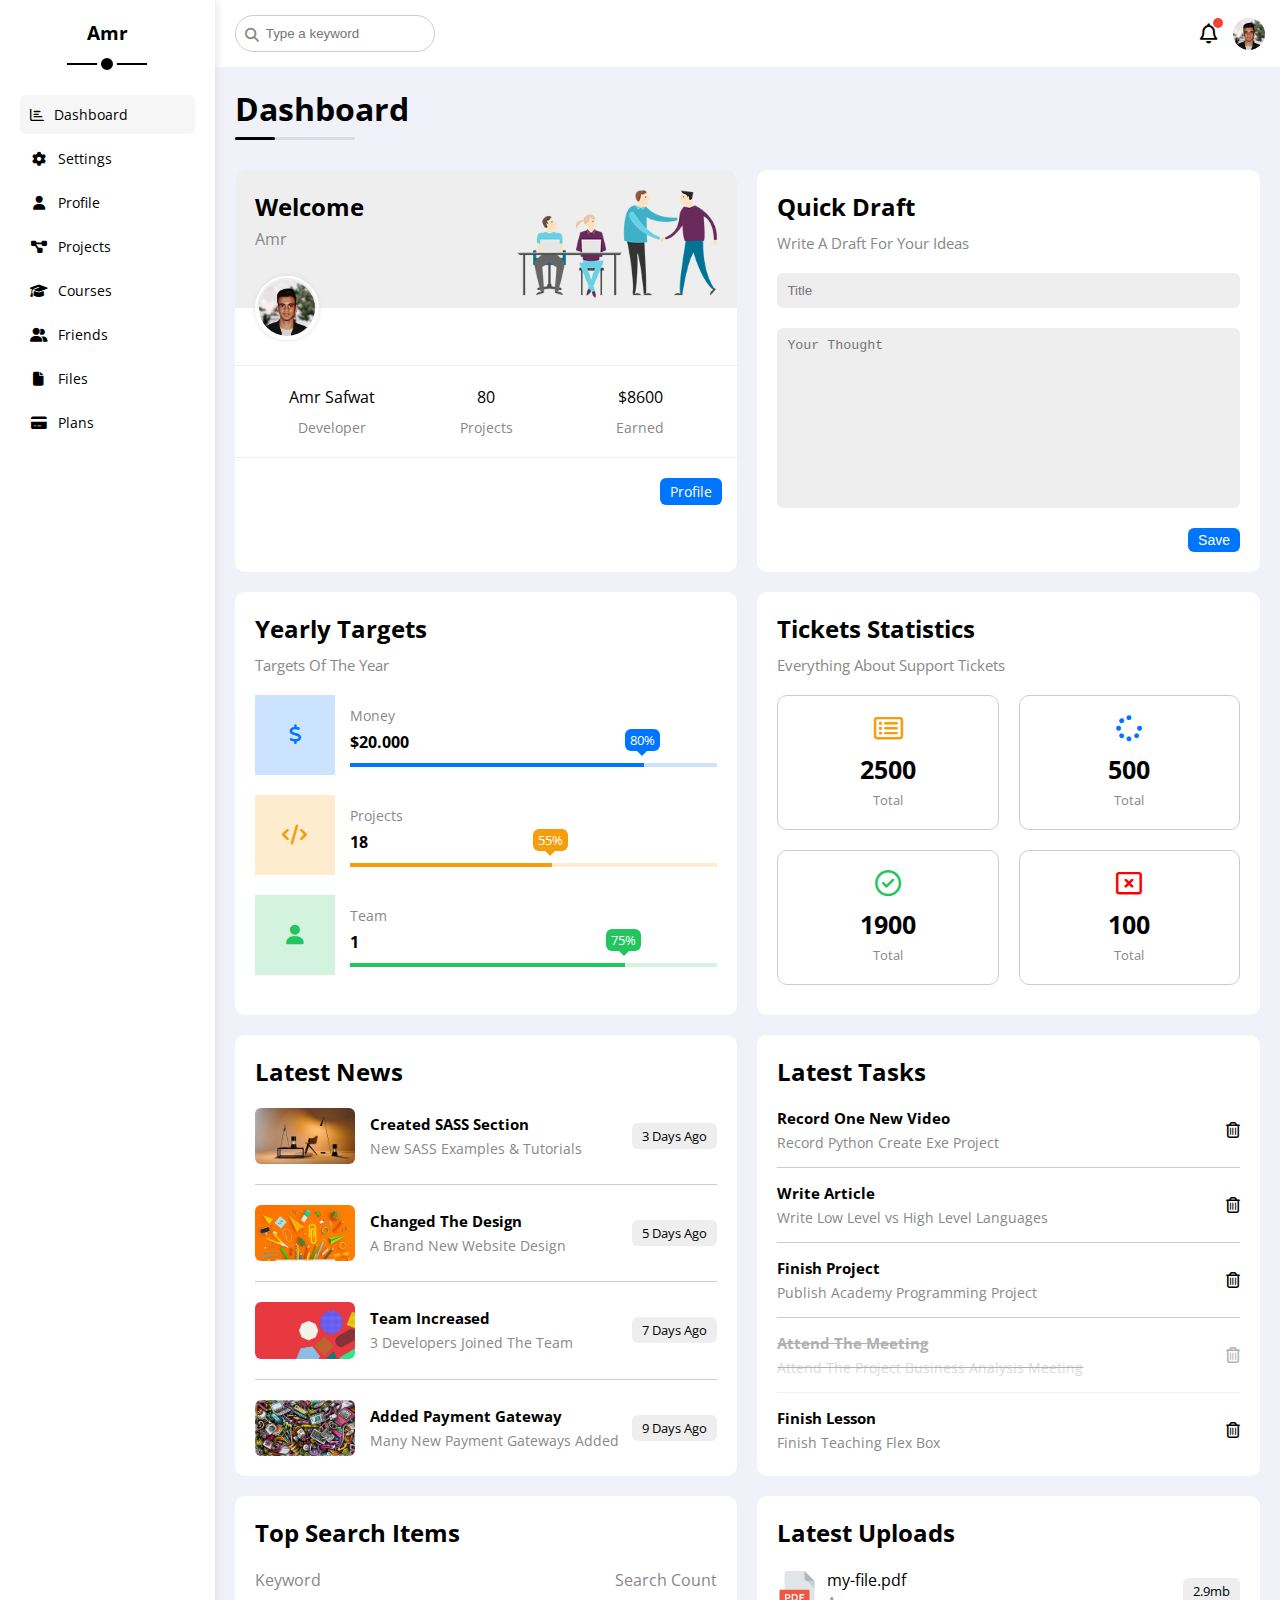
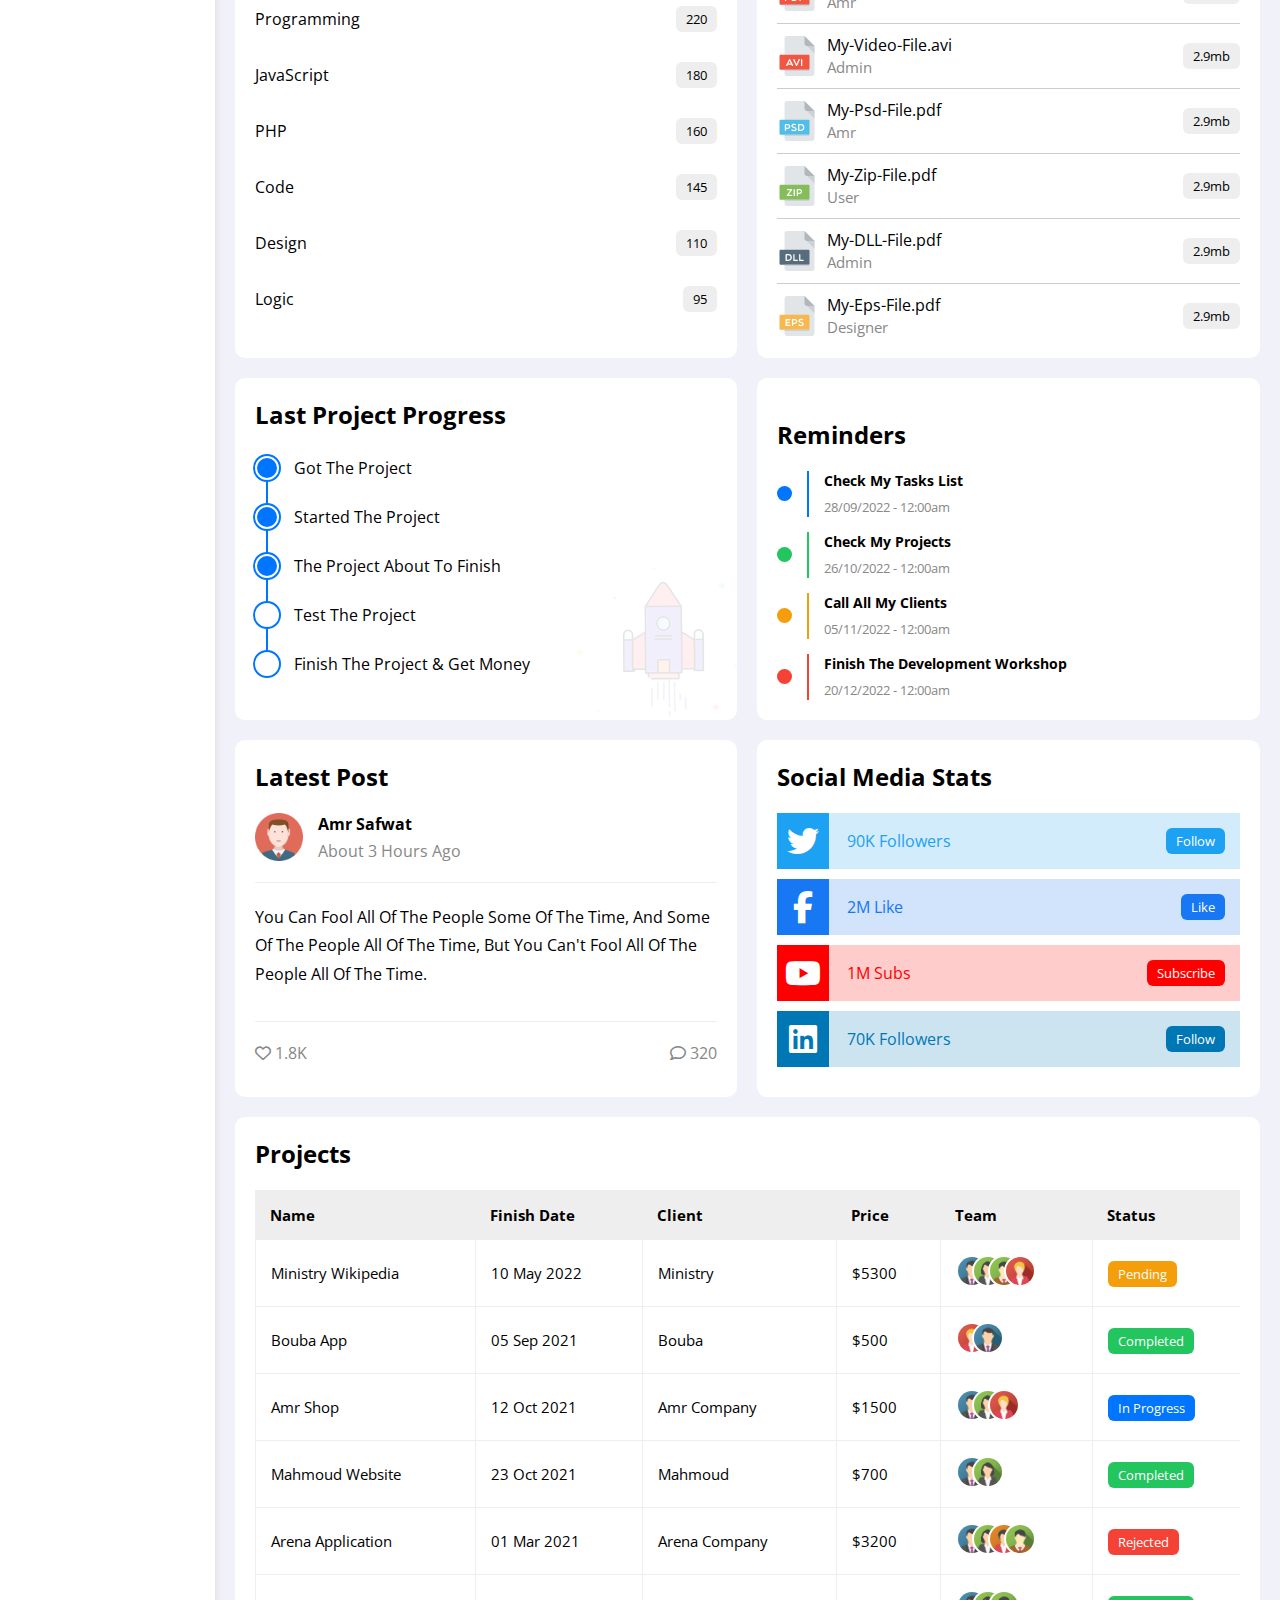
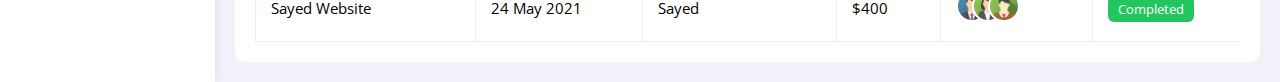
<file: index.html>
<!DOCTYPE html>
<html>
	<head>
		<meta charset="UTF-8" />
		<meta name="viewport" content="width=device-width, initial-scale=1.0" />
		<title>Dashboard</title>
		<link rel="stylesheet" href="https://cdnjs.cloudflare.com/ajax/libs/font-awesome/6.1.1/css/all.min.css">
		<link rel="stylesheet" href="css/framework.css" />
		<link rel="stylesheet" href="css/master.css" />
    <link rel="preconnect" href="https://fonts.googleapis.com">
    <link rel="preconnect" href="https://fonts.gstatic.com" crossorigin>
    <link href="https://fonts.googleapis.com/css2?family=Open+Sans:wght@300;500&display=swap" rel="stylesheet">
	</head>
	<body>
		<div class="page d-flex">
			<div class="sidebar p-relative bg-white p-20">
				<h3 class="txt-c p-relative mt-0">Amr</h3>
				<ul>
					<li>
						<a class="active d-flex align-center fs-14 c-black bg-white p-10 rad-6 p-relative" href="index.html">
							<i class="fa-regular fa-chart-bar"></i>
							<span>Dashboard</span>
						</a>
						<a class="d-flex align-center fs-14 c-black bg-white p-10 rad-6 p-relative" href="settings.html">
							<i class="fa-solid fa-gear fa-fw"></i>
							<span>Settings</span>
						</a>
						<a class="d-flex align-center fs-14 c-black bg-white p-10 rad-6 p-relative" href="index.html">
							<i class="fa-solid fa-user fa-fw"></i>
							<span>Profile</span>
						</a>
						<a class="d-flex align-center fs-14 c-black bg-white p-10 rad-6 p-relative" href="index.html">
							<i class="fa-solid fa-diagram-project fa-fw"></i>
							<span>Projects</span>
						</a>
						<a class="d-flex align-center fs-14 c-black bg-white p-10 rad-6 p-relative" href="index.html">
							<i class="fa-solid fa-graduation-cap fa-fw"></i>
							<span>Courses</span>
						</a>
						<a class="d-flex align-center fs-14 c-black bg-white p-10 rad-6 p-relative" href="index.html">
							<i class="fa-solid fa-user-group fa-fw"></i>
							<span>Friends</span>
						</a>
						<a class="d-flex align-center fs-14 c-black bg-white p-10 rad-6 p-relative" href="index.html">
							<i class="fa-solid fa-file fa-fw"></i>
							<span>Files</span>
						</a>
						<a class="d-flex align-center fs-14 c-black bg-white p-10 rad-6 p-relative" href="index.html">
							<i class="fa-solid fa-credit-card fa-fw"></i>
							<span>Plans</span>
						</a>
					</li>
				</ul>
			</div>
			<div class="content w-full">
				<!-- head -->
				<div class="head bg-white p-15 between-flex">
					<div class="search p-relative">
						<input class="p-10 rad-6" type="search" placeholder="Type a keyword">
					</div>
					<div class="icons d-flex align-center">
						<span class="not p-relative">
							<i class="fa-regular fa-bell fa-lg"></i>
						</span>
						<img src="imgs/Amr.png" alt="">
					</div>
				</div>
				<!-- /head -->
				<h1 class="p-relative">Dashboard</h1>
				<div class="wrapper d-grid gap-20">
					<!-- Welcome -->
					<div class="welcome bg-white rad-10 txt-c-mobile block-mobile">
						<div class="intro d-flex p-20 space-between bg-eee">
							<div>
								<h2 class="m-0">Welcome</h2>
								<p class="c-grey mt-5">Amr</p>
							</div>
							<img class="hide-mobile" src="imgs/welcome.png" alt="">
						</div>
						<img src="imgs/Amr.png" alt="" class="avatar">
						<div class="body txt-c d-flex p-20 mt-20 mb-20 block-mobile">
							<div>Amr Safwat <span class="d-block c-grey fs-14 mt-10">Developer</span></div>
							<div>80<span class="d-block c-grey fs-14 mt-10">Projects</span></div>
							<div>$8600<span class="d-block c-grey fs-14 mt-10">Earned</span></div>
						</div>
						<a href="profile.html" class="visit d-block fs-14 bg-blue c-white w-fit btn-shape">Profile</a>
					</div>
					<!-- /Welcome -->
					<!-- /Quick Draft -->
					<div class="quick-draft p-20 bg-white rad-10">
						<h2 class="m-0 mb-10">Quick Draft</h2>
						<p class="m-0 mb-20 c-grey fs-15">Write A Draft For Your Ideas</p>
						<form action="">
							<input class="d-block mb-20 w-full p-10 b-none bg-eee rad-6" type="text" placeholder="Title">
							<textarea class="d-block mb-20 w-full p-10 b-none bg-eee rad-6" placeholder="Your Thought"></textarea>
							<input class="save d-block w-fit fs-14 bg-blue c-white b-none btn-shape" type="submit" value="Save">
						</form>
					</div>
					<!-- Quick Draft -->
					<!-- /Yearly Targets -->
					<div class="targets bg-white rad-10 p-20">
						<h2 class="m-0 mb-10">Yearly Targets</h2>
						<p class="m-0 mb-20 c-grey fs-15">Targets Of The Year</p>
						<div class="target mb-20 blue center-flex blue ">
							<div class="icon center-flex">
								<i class="fa-solid fa-dollar-sign c-blue"></i>
							</div>
							<div class="details">
								<span class="fs-14 c-grey">Money</span>
								<span class="d-block mt-5 mb-10 fw-bold">$20.000</span>
								<div class="prog p-relative">
									<span class="bg-blue blue" style="width: 80%;">
									<span class="bg-blue">80%</span>
									</span>
								</div>
							</div>
						</div>
						<div class="target mb-20 orange center-flex blue ">
							<div class="icon center-flex">
								<i class="fa-solid fa-code c-orange"></i>
							</div>
							<div class="details">
								<span class="fs-14 c-grey">Projects</span>
								<span class="d-block mt-5 mb-10 fw-bold">18</span>
								<div class="prog p-relative">
									<span class="bg-orange orange" style="width: 55%;">
									<span class="bg-orange">55%</span>
									</span>
								</div>
							</div>
						</div>
						<div class="target mb-20 green center-flex blue ">
							<div class="icon center-flex">
								<i class="fa-solid fa-user c-green"></i>
							</div>
							<div class="details">
								<span class="fs-14 c-grey">Team</span>
								<span class="d-block mt-5 mb-10 fw-bold">1</span>
								<div class="prog p-relative">
									<span class="bg-green green" style="width: 75%;">
									<span class="bg-green">75%</span>
									</span>
								</div>
							</div>
						</div>
					</div>
					<!-- Yearly Targets -->
					<!-- Tickets -->
					<div class="tickets bg-white rad-10 p-20">
						<h2 class="mt-0 mb-10">Tickets Statistics</h2>
						<p class="mt-0 mb-20 c-grey fs-15">Everything About Support Tickets</p>
						<div class="d-flex gap-20 f-wrap">
							<div class="box txt-c rad-10 p-20 fs-13 c-grey">
								<i class="fa-regular fa-rectangle-list fa-2x mb-10 c-orange"></i>
								<span class="d-block c-black fw-bold fs-25 mb-5">2500</span>
								Total
							</div>
							<div class="box txt-c rad-10 p-20 fs-13 c-grey">
								<i class="fa-solid fa-spinner fa-2x mb-10 c-blue"></i>
								<span class="d-block c-black fw-bold fs-25 mb-5">500</span>
								Total
							</div>
							<div class="box txt-c rad-10 p-20 fs-13 c-grey">
								<i class="fa-regular fa-circle-check fa-2x mb-10 c-green"></i>
								<span class="d-block c-black fw-bold fs-25 mb-5">1900</span>
								Total
							</div>
							<div class="box txt-c rad-10 p-20 fs-13 c-grey">
								<i class="fa-regular fa-rectangle-xmark fa-2x mb-10 c-red"></i>
								<span class="d-block c-black fw-bold fs-25 mb-5">100</span>
								Total
							</div>
						</div>
					</div>
					<!-- /Tickets -->
					<!-- News -->
					<div class="news bg-white rad-10 p-20 txt-c-mobile">
						<h2 class="mt-0 mb-20">Latest News</h2>
							<div class="news-row d-flex align-center">
								<img class="rad-6" src="imgs/news-01.png" alt="">
								<div class="info">
									<h3 class="m-0 mb-5 fs-15">Created SASS Section</h3>
									<p class="c-grey fs-14 m-0">New SASS Examples & Tutorials</p>
								</div>
								<span class="btn-shape bg-eee fs-13 label">3 Days Ago</span>
							</div>
							<div class="news-row d-flex align-center">
								<img class="rad-6" src="imgs/news-02.png" alt="">
								<div class="info">
									<h3 class="m-0 mb-5 fs-15">Changed The Design</h3>
									<p class="c-grey fs-14 m-0">A Brand New Website Design</p>
								</div>
								<span class="btn-shape bg-eee fs-13 label">5 Days Ago</span>
							</div>
							<div class="news-row d-flex align-center">
								<img class="rad-6" src="imgs/news-03.png" alt="">
								<div class="info">
									<h3 class="m-0 mb-5 fs-15">Team Increased</h3>
									<p class="c-grey fs-14 m-0">3 Developers Joined The Team</p>
								</div>
								<span class="btn-shape bg-eee fs-13 label">7 Days Ago</span>
							</div>
							<div class="news-row d-flex align-center">
								<img class="rad-6" src="imgs/news-04.png" alt="">
								<div class="info">
									<h3 class="m-0 mb-5 fs-15">Added Payment Gateway</h3>
									<p class="c-grey fs-14 m-0">Many New Payment Gateways Added</p>
								</div>
								<span class="btn-shape bg-eee fs-13 label">9 Days Ago</span>
							</div>
					</div>
					<!-- /News -->
					<!-- Latest Tasks -->
					<div class="latest-tasks bg-white rad-10 p-20">
						<h2 class="m-0 mb-20">Latest Tasks</h2>
						<div class="task-row between-flex">
							<div class="info">
								<h3 class="m-0 mb-5 fs-15">Record One New Video</h3>
								<p class="m-0 mt-5 fs-14 c-grey ">Record Python Create Exe Project</p>
							</div>
							<i class="fa-regular fa-trash-can"></i>
						</div>

						<div class="task-row between-flex">
							<div class="info">
								<h3 class="m-0 fs-15">Write Article</h3>
								<p class="m-0 mt-5 fs-14 c-grey ">Write Low Level vs High Level Languages</p>
							</div>
							<i class="fa-regular fa-trash-can"></i>
						</div>

						<div class="task-row between-flex">
							<div class="info">
								<h3 class="m-0 fs-15">Finish Project</h3>
								<p class="m-0 mt-5 fs-14 c-grey ">Publish Academy Programming Project

								</p>
							</div>
							<i class="fa-regular fa-trash-can"></i>
						</div>

						<div class="task-row between-flex done">
							<div class="info">
								<h3 class="m-0 fs-15">Attend The Meeting</h3>
								<p class="m-0 mt-5 fs-14 c-grey ">Attend The Project Business Analysis Meeting</p>
							</div>
							<i class="fa-regular fa-trash-can"></i>
						</div>

						<div class="task-row between-flex">
							<div class="info">
								<h3 class="m-0 fs-15">Finish Lesson
								</h3>
								<p class="m-0 mt-5 fs-14 c-grey ">Finish Teaching Flex Box
								</p>
							</div>
							<i class="fa-regular fa-trash-can"></i>
						</div>
					</div>
					<!-- /Latest Tasks -->
					<!-- Search Items -->
					<div class="search-items bg-white rad-10 p-20">
						<h2 class="m-0 mb-20">Top Search Items</h2>
						<div class="info between-flex c-grey">
							<div>Keyword</div>
							<div>Search Count</div>
						</div>
							<div class="items-row between-flex pt-15 pb-15">
								<span>Programming</span>
								<span class="btn-shape bg-eee fs-13">220</span>
						</div>
							<div class="items-row between-flex pt-15 pb-15">
								<span>JavaScript</span>
								<span class="btn-shape bg-eee fs-13">180</span>
						</div>
							<div class="items-row between-flex pt-15 pb-15">
								<span>PHP</span>
								<span class="btn-shape bg-eee fs-13">160</span>
						</div>
							<div class="items-row between-flex pt-15 pb-15">
								<span>Code</span>
								<span class="btn-shape bg-eee fs-13">145</span>
						</div>
							<div class="items-row between-flex pt-15 pb-15">
								<span>Design</span>
								<span class="btn-shape bg-eee fs-13">110</span>
						</div>
							<div class="items-row between-flex pt-15 pb-15">
								<span>Logic</span>
								<span class="btn-shape bg-eee fs-13">95</span>
						</div>
					</div>
					<!-- /Search Items -->
					<!-- Latest Uploads -->
					<div class="uploads bg-white rad-10 p-20">
						<h2 class="m-0 mb-20">Latest Uploads</h2>
						<ul class="m-0">
							<li class="between-flex pb-10 mb-10">
								<div class="d-flex align-center">
									<img class="mr-10" src="imgs/pdf.svg" alt="">
									<div>
										<span class="d-block">my-file.pdf</span>
										<span class="fs-15 c-grey">Amr</span>
									</div>
								</div>
								<div class="btn-shape bg-eee fs-13">2.9mb</div>
							</li>
							<li class="between-flex pb-10 mb-10">
								<div class="d-flex align-center">
									<img class="mr-10" src="imgs/avi.svg" alt="">
									<div>
										<span class="d-block">My-Video-File.avi</span>
										<span class="fs-15 c-grey">Admin</span>
									</div>
								</div>
								<div class="btn-shape bg-eee fs-13">2.9mb</div>
							</li>
							<li class="between-flex pb-10 mb-10">
								<div class="d-flex align-center">
									<img class="mr-10" src="imgs/psd.svg" alt="">
									<div>
										<span class="d-block">My-Psd-File.pdf</span>
										<span class="fs-15 c-grey">Amr</span>
									</div>
								</div>
								<div class="btn-shape bg-eee fs-13">2.9mb</div>
							</li>
							<li class="between-flex pb-10 mb-10">
								<div class="d-flex align-center">
									<img class="mr-10" src="imgs/zip.svg" alt="">
									<div>
										<span class="d-block">My-Zip-File.pdf</span>
										<span class="fs-15 c-grey">User</span>
									</div>
								</div>
								<div class="btn-shape bg-eee fs-13">2.9mb</div>
							</li>
							<li class="between-flex pb-10 mb-10">
								<div class="d-flex align-center">
									<img class="mr-10" src="imgs/dll.svg" alt="">
									<div>
										<span class="d-block">My-DLL-File.pdf</span>
										<span class="fs-15 c-grey">Admin</span>
									</div>
								</div>
								<div class="btn-shape bg-eee fs-13">2.9mb</div>
							</li>
							<li class="between-flex">
								<div class="d-flex align-center">
									<img class="mr-10" src="imgs/eps.svg" alt="">
									<div>
										<span class="d-block">My-Eps-File.pdf</span>
										<span class="fs-15 c-grey">Designer</span>
									</div>
								</div>
								<div class="btn-shape bg-eee fs-13">2.9mb</div>
							</li>
						</ul>
					</div>
					<!-- /Latest Uploads -->
					<!-- Last Project -->
					<div class="last-project bg-white rad-10 p-20 p-relative">
						<h2 class="mt-0 mb-20">Last Project Progress</h2>
						<ul class="m-0 p-relative">
							<li class="mt-25 d-flex align-center done">Got The Project</li>
							<li class="mt-25 d-flex align-center done">Started The Project</li>
							<li class="mt-25 d-flex align-center done">The Project About To Finish</li>
							<li class="mt-25 d-flex align-center current">Test The Project</li>
							<li class="mt-25 d-flex align-center">Finish The Project & Get Money</li>
						</ul>
						<img class="launch-icon hide-mobile" src="imgs/project.png" alt="">
					</div>
					<!-- /Last Project -->
					<!-- Reminders -->
					<div class="reminders bg-white rad-10 p-20 p-relative">
						<h2>Reminders</h2>
						<ul class="m-0">
							<li class="d-flex align-center mt-15">
								<span class="key mr-15 bg-blue rad-half d-block"></span>
								<div class="pl-15 blue">
									<p class="fs-14 fw-bold mt-0 mb-5">Check My Tasks List</p>
									<span class="fs-13 c-grey">28/09/2022 - 12:00am</span>
								</div>
							</li>
							<li class="d-flex align-center mt-15">
								<span class="key mr-15 bg-green rad-half d-block"></span>
								<div class="pl-15 green">
									<p class="fs-14 fw-bold mt-0 mb-5">Check My Projects</p>
									<span class="fs-13 c-grey">26/10/2022 - 12:00am</span>
								</div>
							</li>
							<li class="d-flex align-center mt-15">
								<span class="key mr-15 bg-orange rad-half d-block"></span>
								<div class="pl-15 orange">
									<p class="fs-14 fw-bold mt-0 mb-5">Call All My Clients</p>
									<span class="fs-13 c-grey">05/11/2022 - 12:00am</span>
								</div>
							</li>
							<li class="d-flex align-center mt-15">
								<span class="key mr-15 bg-red rad-half d-block"></span>
								<div class="pl-15 red">
									<p class="fs-14 fw-bold mt-0 mb-5">Finish The Development Workshop</p>
									<span class="fs-13 c-grey">20/12/2022 - 12:00am</span>
								</div>
							</li>
						</ul>
					</div>
					<!-- /Reminders -->
					<!-- Latest Post -->
					<div class="latest-post bg-white rad-10 p-20 p-relative">
						<h2 class="m-0 mb-20">Latest Post</h2>
						<div class="top d-flex align-center">
							<img class="avatar mr-15" src="imgs/avatar.png" alt="">
							<div class="info">
								<span class="d-block fw-bold mb-5 ">Amr Safwat</span>
								<span class="c-grey">About 3 Hours Ago</span>
							</div>
						</div>
						<div class="post-content txt-c-mobile mt-20 mb-20 pt-20 pb-20px">
							You Can Fool All Of The People Some Of The Time, And Some Of The People All Of The Time, But You Can't Fool All Of The People All Of The Time.
						</div>
						<div class="post-stats between-flex c-grey">
							<div>
								<i class="fa-regular fa-heart"></i>
								<span>1.8K</span>
							</div>
							<div>
								<i class="fa-regular fa-comment"></i>
								<span>320</span>
							</div>
						</div>
					</div>
					<!-- /Latest Post -->
					<!-- Media Stats -->
					<div class="media bg-white rad-10 p-20 p-relative">
						<h2 class="m-0 mb-20">Social Media Stats</h2>
						<div class="box twitter p-15 p-relative between-flex mb-10">
							<i class="fa-brands fa-twitter fa-2x c-white h-full center-flex"></i>
							<span>90K Followers</span>
							<a class="fs-13 c-white
							 btn-shape" href="#">Follow</a>
						</div>
						<div class="box facebook p-15 p-relative between-flex mb-10">
							<i class="fa-brands fa-facebook-f fa-2x c-white h-full center-flex"></i>
							<span>2M Like</span>
							<a class="fs-13 c-white
							 btn-shape" href="#">Like</a>
						</div>
						<div class="box youtube p-15 p-relative between-flex mb-10">
							<i class="fa-brands fa-youtube fa-2x c-white h-full center-flex"></i>
							<span>1M Subs</span>
							<a class="fs-13 c-white
							 btn-shape" href="#">Subscribe</a>
						</div>
						<div class="box linkedin p-15 p-relative between-flex mb-10">
							<i class="fa-brands fa-linkedin fa-2x c-white h-full center-flex"></i>
							<span>70K Followers</span>
							<a class="fs-13 c-white
							 btn-shape" href="#">Follow</a>
						</div>
					</div>
					<!-- Media Stats -->
				</div>
									<!-- Projects -->
					<div class="projects bg-white rad-10 p-20 m-20">
						<h2 class="mt-0 mb-20">Projects</h2>
						<div class="responsive-table">
							<table class="fs-15 w-full">
								<thead>
									<tr>
										<td>Name</td>
										<td>Finish Date</td>
										<td>Client</td>
										<td>Price</td>
										<td>Team</td>
										<td>Status</td>
									</tr>
								</thead>
								<tbody>
									<tr>
										<td>Ministry Wikipedia</td>
										<td>10 May 2022</td>
										<td>Ministry</td>
										<td>$5300</td>
										<td>
											<img src="imgs/team-01.png" alt="">
											<img src="imgs/team-02.png" alt="">
											<img src="imgs/team-03.png" alt="">
											<img src="imgs/team-05.png" alt="">
										</td>
										<td>
											<span class="label bg-orange c-white btn-shape">Pending</span>
										</td>
									</tr>
									<tr>
										<td>Bouba App</td>
										<td>05 Sep 2021</td>
										<td>Bouba</td>
										<td>$500</td>
										<td>
											<img src="imgs/team-05.png" alt="">
											<img src="imgs/team-01.png" alt="">
										</td>
										<td>
											<span class="label bg-green c-white btn-shape">Completed</span>
										</td>
									</tr>
									<tr>
										<td>Amr Shop</td>
										<td>12 Oct 2021</td>
										<td>Amr Company</td>
										<td>$1500</td>
										<td>
											<img src="imgs/team-01.png" alt="">
											<img src="imgs/team-02.png" alt="">
											<img src="imgs/team-05.png" alt="">
										</td>
										<td>
											<span class="label bg-blue c-white btn-shape">In Progress</span>
										</td>
									</tr>
									<tr>
										<td>Mahmoud Website</td>
										<td>23 Oct 2021</td>
										<td>Mahmoud</td>
										<td>$700</td>
										<td>
											<img src="imgs/team-01.png" alt="">
											<img src="imgs/team-02.png" alt="">
										</td>
										<td>
											<span class="label bg-green c-white btn-shape">Completed</span>
										</td>
									</tr>
									<tr>
										<td>Arena Application</td>
										<td>01 Mar 2021</td>
										<td>Arena Company</td>
										<td>$3200</td>
										<td>
											<img src="imgs/team-01.png" alt="">
											<img src="imgs/team-02.png" alt="">
											<img src="imgs/team-04.png" alt="">
											<img src="imgs/team-03.png" alt="">
										</td>
										<td>
											<span class="label bg-red c-white btn-shape">Rejected</span>
										</td>
									</tr>
									<tr>
										<td>Sayed Website</td>
										<td>24 May 2021</td>
										<td>Sayed</td>
										<td>$400</td>
										<td>
											<img src="imgs/team-01.png" alt="">
											<img src="imgs/team-02.png" alt="">
											<img src="imgs/team-03.png" alt="">
										</td>
										<td>
											<span class="label bg-green c-white btn-shape">Completed</span>
										</td>
									</tr>
								</tbody>
							</table>
						</div>
					</div>
					<!-- Projects -->
			</div>
		</div>
	</body>
</html>
</file>
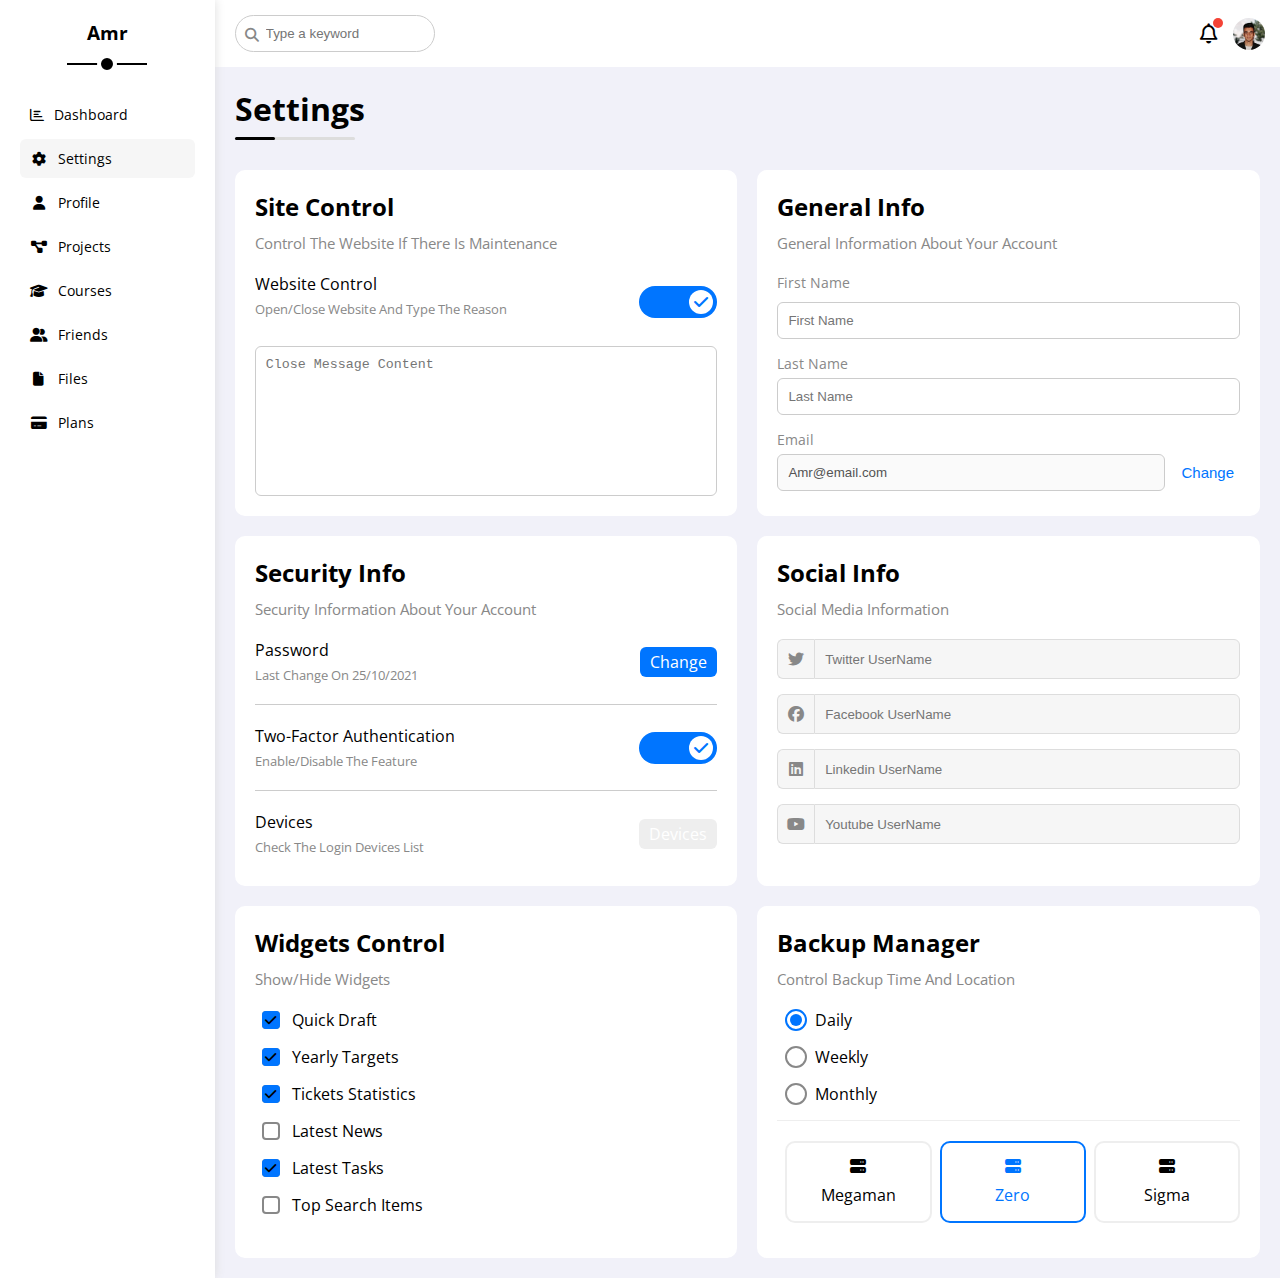
<file: settings.html>
<!DOCTYPE html>
<html>
	<head>
		<meta charset="UTF-8" />
		<meta name="viewport" content="width=device-width, initial-scale=1.0" />
		<title>Settings</title>
		<link
			rel="stylesheet"
			href="https://cdnjs.cloudflare.com/ajax/libs/font-awesome/6.1.1/css/all.min.css"
		/>
		<link rel="stylesheet" href="css/framework.css" />
		<link rel="stylesheet" href="css/master.css" />
		<link rel="preconnect" href="https://fonts.googleapis.com" />
		<link rel="preconnect" href="https://fonts.gstatic.com" crossorigin />
		<link
			href="https://fonts.googleapis.com/css2?family=Open+Sans:wght@300;500&display=swap"
			rel="stylesheet"
		/>
	</head>
	<body>
		<div class="page d-flex">
			<div class="sidebar p-relative bg-white p-20">
				<h3 class="txt-c p-relative mt-0">Amr</h3>
				<ul>
					<li>
						<a
							class="d-flex align-center fs-14 c-black bg-white p-10 rad-6 p-relative"
							href="index.html"
						>
							<i class="fa-regular fa-chart-bar"></i>
							<span>Dashboard</span>
						</a>
						<a
							class="active d-flex align-center fs-14 c-black bg-white p-10 rad-6 p-relative"
							href="index.html"
						>
							<i class="fa-solid fa-gear fa-fw"></i>
							<span>Settings</span>
						</a>
						<a
							class="d-flex align-center fs-14 c-black bg-white p-10 rad-6 p-relative"
							href="index.html"
						>
							<i class="fa-solid fa-user fa-fw"></i>
							<span>Profile</span>
						</a>
						<a
							class="d-flex align-center fs-14 c-black bg-white p-10 rad-6 p-relative"
							href="index.html"
						>
							<i class="fa-solid fa-diagram-project fa-fw"></i>
							<span>Projects</span>
						</a>
						<a
							class="d-flex align-center fs-14 c-black bg-white p-10 rad-6 p-relative"
							href="index.html"
						>
							<i class="fa-solid fa-graduation-cap fa-fw"></i>
							<span>Courses</span>
						</a>
						<a
							class="d-flex align-center fs-14 c-black bg-white p-10 rad-6 p-relative"
							href="index.html"
						>
							<i class="fa-solid fa-user-group fa-fw"></i>
							<span>Friends</span>
						</a>
						<a
							class="d-flex align-center fs-14 c-black bg-white p-10 rad-6 p-relative"
							href="index.html"
						>
							<i class="fa-solid fa-file fa-fw"></i>
							<span>Files</span>
						</a>
						<a
							class="d-flex align-center fs-14 c-black bg-white p-10 rad-6 p-relative"
							href="index.html"
						>
							<i class="fa-solid fa-credit-card fa-fw"></i>
							<span>Plans</span>
						</a>
					</li>
				</ul>
			</div>
			<div class="content w-full">
				<!-- head -->
				<div class="head bg-white p-15 between-flex">
					<div class="search p-relative">
						<input
							class="p-10 rad-6"
							type="search"
							placeholder="Type a keyword"
						/>
					</div>
					<div class="icons d-flex align-center">
						<span class="not p-relative">
							<i class="fa-regular fa-bell fa-lg"></i>
						</span>
						<img src="imgs/Amr.png" alt="" />
					</div>
				</div>
				<!-- /head -->
				<h1 class="p-relative">Settings</h1>
				<div class="settings-page d-grid gap-20 m-20">
					<div class="control p-20 bg-white rad-10">
						<h2 class="mt-0 mb-10">Site Control</h2>
						<p class="fs-15 c-grey mt-0 mb-20">
							Control The Website If There Is Maintenance
						</p>
						<div class="info mb-15 between-flex">
							<div>
								<span>Website Control</span>
								<p class="fs-13 c-grey mt-5">
									Open/Close Website And Type The Reason
								</p>
							</div>
							<div>
								<label>
									<input class="toggle-checkbox" type="checkbox" checked />
									<div class="toggle-switch"></div>
								</label>
							</div>
						</div>
						<textarea
							class="close-message p-10 rad-6 b-none d-block w-full"
							placeholder="Close Message Content"
						></textarea>
					</div>
					<!-- General Info -->
					<div class="info p-20 bg-white rad-10">
						<h2 class="mt-0 mb-10">General Info</h2>
						<p class="fs-15 c-grey mt-0 mb-20">
							General Information About Your Account
						</p>

						<label class="c-grey fs-14 mb-10 d-block" for="fname"
							>First Name</label
						>
						<input
							class="d-block w-full p-10 rad-6 b-none mb-15"
							type="text"
							name=""
							id="fname"
							placeholder="First Name"
						/>

						<label class="c-grey fs-14 mb-5 d-block" for="lname"
							>Last Name</label
						>
						<input
							class="d-block w-full p-10 rad-6 b-none mb-15"
							type="text"
							name=""
							id="lname"
							placeholder="Last Name"
						/>

						<label class="c-grey fs-14 mb-5 d-block" for="email">Email</label>
						<div class="d-flex align-center">
							<input
								class="d-block w-full p-10 rad-6 b-none mr-10"
								type="text"
								name=""
								id="email"
								value="Amr@email.com"
								disabled
							/>
							<button class="c-blue bg-white b-none fs-15">Change</button>
						</div>
					</div>
					<!-- General Info -->
					<!-- security Info -->
					<div class="security p-20 bg-white rad-10">
						<h2 class="mt-0 mb-10">Security Info</h2>
						<p class="fs-15 c-grey mt-0 mb-20">
							Security Information About Your Account
						</p>
						<div class="between-flex align-center mb-20 pb-20">
							<div class="info">
								<span class="mb-5 d-block">Password</span>
								<p class="fs-13 c-grey m-0">Last Change On 25/10/2021</p>
							</div>
							<a href="#" class="bg-blue btn-shape c-white">Change</a>
						</div>
						<div class="between-flex align-center mb-20 pb-20">
							<div class="info">
								<span class="mb-5 d-block">Two-Factor Authentication</span>
								<p class="fs-13 c-grey m-0">Enable/Disable The Feature</p>
							</div>
							<div>
								<label>
									<input class="toggle-checkbox" type="checkbox" checked>
									<div class="toggle-switch"></div>
								</label>
							</div>
						</div>
						<div class="between-flex align-center mb-10">
							<div class="info">
								<span class="mb-5 d-block">Devices</span>
								<p class="fs-13 c-grey m-0">Check The Login Devices List</p>
							</div>
							<a href="#" class="bg-eee btn-shape c-white">Devices</a>
						</div>
					</div>
					<!-- security Info -->
					<!-- Social Info -->
					<div class="social-info p-20 bg-white rad-10">
						<h2 class="mt-0 mb-10">Social Info</h2>
						<p class="fs-15 c-grey mt-0 mb-20">
							Social Media Information
						</p>
						<div class="d-flex align-center mb-15">
							<i class="fa-brands fa-twitter center-flex c-grey"></i>
							<input type="text" placeholder="Twitter UserName" class="w-full">
						</div>

						<div class="d-flex align-center mb-15">
							<i class="fa-brands fa-facebook center-flex c-grey"></i>
							<input type="text" placeholder="Facebook UserName" class="w-full">
						</div>

						<div class="d-flex align-center mb-15">
							<i class="fa-brands fa-linkedin center-flex c-grey"></i>
							<input type="text" placeholder="Linkedin UserName" class="w-full">
						</div>

						<div class="d-flex align-center mb-15">
							<i class="fa-brands fa-youtube center-flex c-grey"></i>
							<input type="text" placeholder="Youtube UserName" class="w-full">
						</div>

					</div>
					<!-- Social Info -->
					<!-- Widgets Control -->
					<div class="widgets-control p-20 bg-white rad-10">
						<h2 class="mt-0 mb-10">Widgets Control</h2>
						<p class="fs-15 c-grey mt-0 mb-20">
							Show/Hide Widgets</p>
							<div class="d-flex align-center mb-15">
								<input type="checkbox" id="quick" checked>
								<label for="quick">Quick Draft</label>
							</div>
							<div class="d-flex align-center mb-15">
								<input type="checkbox" id="yearly" checked>
								<label for="yearly">Yearly Targets</label>
							</div>
							<div class="d-flex align-center mb-15">
								<input type="checkbox" id="tickets" checked>
								<label for="tickets">Tickets Statistics</label>
							</div>
							<div class="d-flex align-center mb-15">
								<input type="checkbox" id="latest">
								<label for="latest">Latest News</label>
							</div>
							<div class="d-flex align-center mb-15">
								<input type="checkbox" id="latest2" checked>
								<label for="latest2">Latest Tasks</label>
							</div>
							<div class="d-flex align-center mb-15">
								<input type="checkbox" id="top">
								<label for="top">Top Search Items</label>
							</div>
					</div>
					<!-- Widgets Control -->
					<!-- Backup Manager -->
					<div class="backup p-20 bg-white rad-10">
						<h2 class="mt-0 mb-10">Backup Manager</h2>
						<p class="fs-15 c-grey mt-0 mb-20">
							Control Backup Time And Location</p>
							<div class="time d-flex align-center mb-15">
								<input type="radio" name="date" checked id="day">
								<label for="day">Daily</label>
							</div>
							<div class="time d-flex align-center mb-15">
								<input type="radio" name="date" id="week">
								<label for="week">Weekly</label>
							</div>
							<div class="time d-flex align-center mb-15">
								<input type="radio" name="date" id="month">
								<label for="month">Monthly</label>
							</div>

							<div class="servers d-flex txt-c align-center">
								<input type="radio" name="servers" id="server-one">
								<div class="server mb-15 w-full rad-10">
									<label class="d-block m-15" for="server-one">
										<i class="fa-solid fa-server d-block mb-10"></i>
										Megaman
								</label>
								</div>

								<input type="radio" name="servers" id="server-two" checked>
								<div class="server mb-15 w-full rad-10">
									<label class="d-block m-15" for="server-two">
										<i class="fa-solid fa-server d-block mb-10"></i>
										Zero
									</label>
								</div>

								<input type="radio" name="servers" id="server-three">
								<div class="server mb-15 w-full rad-10">
									<label class="d-block m-15" for="server-three">
										<i class="fa-solid fa-server d-block mb-10"></i>
										Sigma
									</label>
								</div>
							</div>
					</div>
					<!-- Backup Manager -->
				</div>
			</div>
		</div>
	</body>
</html>
</file>
<file: css/framework.css>
:root {
	--blue-color: #0075ff;
	--blue-alt-color: #0d69d5;
	--orange-color: #f59e0b;
	--green-color: #22c55e;
	--red-color: #f44336;
	--grey-color: #888;
}
/* start box */
.d-flex {
  display: flex;
}
.align-center {
  align-items: center;
}
.space-between {
  justify-content: space-between;
}
.f-wrap {
  flex-wrap: wrap;
}
.d-grid {
  display: grid;
}
.gap-20 {
  gap: 20px;
}
.d-block {
  display: block;
}
@media(max-width: 767px) {
  .block-mobile {
    display: block;
  }
  .hide-mobile {
    display: none;
  }
}
/* end box */
/* start padding + margin */
.p-10 {
  padding: 10px;
}
.p-15 {
  padding: 15px;
}
.p-20 {
  padding: 20px;
}
.pt-15 {
  padding-top: 15px;
}
.pt-20 {
  padding-top: 20px;
}
.pb-10 {
  padding-bottom: 10px;
}
.pb-15 {
  padding-bottom: 15px;
}
.pb-20 {
  padding-bottom: 20px;
}
.pl-15 {
  padding-left: 15px;
}
.m-0 {
  margin: 0;
}
.m-15 {
  margin: 15px;
}
.m-20 {
  margin: 20px;
}
.mt-0 {
  margin-top: 0;
}
.mt-5 {
  margin-top: 5px;
}
.mt-10 {
  margin-top: 10px;
}
.mt-15 {
  margin-top: 15px;
}
.mt-20 {
  margin-top: 20px;
}
.mt-25 {
  margin-top: 25px;
}
.mr-10 {
  margin-right: 10px;
}
.mr-15 {
  margin-right: 15px;
}
.mb-5 {
  margin-bottom: 5px;
}
.mb-10 {
  margin-bottom: 10px;
}
.mb-15 {
  margin-bottom: 15px;
}
.mb-20 {
  margin-bottom: 20px;
}
/* end padding + margin */
/* start color */
.bg-white {
  background-color: white;
}
.bg-eee {
  background-color: #eee;
}
.bg-blue {
  background-color: var(--blue-color);
}
.bg-orange {
  background-color: var(--orange-color);
}
.bg-green {
  background-color: var(--green-color);
}
.bg-red {
  background-color: var(--red-color);
}

.c-black {
  color: black;
}
.c-blue {
  color: var(--blue-color);
}
.c-red {
  color: red;
}
.c-green {
  color: var(--green-color);
}
.c-orange {
  color: var(--orange-color);
}
.c-grey {
  color: var(--grey-color);
}
.c-white {
  color: white;
}
/* end color */
/* Start position */
.p-relative {
  position: relative;
}
/* End position */
/* Fonts */
.txt-c {
  text-align: center;
}
.fs-13 {
  font-size: 13px;
}
.fs-14 {
  font-size: 14px;
}
.fs-15 {
font-size: 15px;
}
.fs-25 {
  font-size: 25px;
}
.fw-bold {
  font-weight: bold;
}
@media(max-width: 767px) {
  .txt-c-mobile {
    text-align: center;
  }
}
/* Fonts */
/* border */
.b-none {
border: none;
}
.b-ccc {
  border: 1px solid #eee;
}
.rad-6 {
  border-radius: 6px;
}
.rad-10 {
  border-radius: 10px;
}
.rad-half {
  border-radius: 50%;
}
/* border */
/* Components */
.center-flex {
  display: flex;
  align-items: center;
  justify-content: center;
}
.between-flex {
  display: flex;
  align-items: center;
  justify-content: space-between;
}
.btn-shape {
  padding: 4px 10px;
  border-radius: 6px;
}
/* Components */
/* Width + Height */
.w-full {
  width: 100%;
}
.w-fit {
  width: fit-content;
}
.h-full {
  height: 100%;
}
/* Width + Height */
</file>
<file: css/master.css>
:root {
  --blue-color: #0075ff;
  --blue-alt-color: #0d69d5;
  --orange-color: #f59e0b;
  --green-color: #22c55e;
  --red-color: #f44336;
  --grey-color: #888;
}
* {
	box-sizing: border-box;
}
body {
	font-family: 'Open Sans', sans-serif;
	margin: 0;
}
/* width */
::-webkit-scrollbar {
  width: 8px;
  height: 8px;
}

/* Track */
::-webkit-scrollbar-track {
  background: #f1f1f1;
}

/* Handle */
::-webkit-scrollbar-thumb {
  background: var(--blue-color);
  border-radius: 6px;
}

/* Handle on hover */
::-webkit-scrollbar-thumb:hover {
  background: var(--blue-alt-color);
}
*:focus {
	outline: none;
}
a {
	text-decoration: none;
}
ul {
	list-style: none;
	padding: 0;
}
.page {
	background-color: #f1f1f9;
	min-height: 100vh;
}
/* Sidebar */
.sidebar {
  width: 250px;
  box-shadow: 0 0 10px #ddd;
}
.sidebar > h3 {
  margin-bottom: 50px;
}
.sidebar > h3::before,
.sidebar > h3::after {
  content: '';
  position: absolute;
  left: 50%;
  background-color: black;
  transform: translateX(-50%);
}
.sidebar > h3::before {
  bottom: -20px;
  width: 80px;
  height: 2px;
}
.sidebar > h3::after {
  bottom: -29px;
  width: 12px;
  height: 12px;
  border: 4px solid white;
  border-radius: 50%;
}

.sidebar ul li a {
  margin-bottom: 5px;
  transition: .3s;
}
.sidebar ul li a:hover,
.sidebar ul li a.active {
  background-color: #f6f6f6;
}
.sidebar ul li a span {
  margin-left: 10px;
}
@media (max-width: 767px) {
  .sidebar {
    width: 58px;
    padding: 10px;
  }
  .sidebar > h3 {
    font-size: 13px;
    margin-bottom: 15px;
  }
  .sidebar > h3::before,
  .sidebar > h3::after {
    display: none;
  }
  .sidebar ul li a span {
    display: none;
  }
}
/* Sidebar */
/* Content */
.head .search::before {
  font-family: 'Font Awesome 6 Free';
  content: '\f002';
  font-weight: 900;
  position: absolute;
  top: 50%;
  left: 15px;
  transform: translateY(-50%);
  color: var(--grey-color);
  font-size: 14px;
}
.head .search input {
  border: 1px solid #ccc;
    border-radius: 20px;
    margin-left: 5px;
    padding-left: 30px;
    width: 200px;
    transition: .3s;
}
.head .search input:focus {
  width: 240px;
}
@media (max-width: 767px) {
  .head .search input {
    width: 190px;
  }
  .head .search input:focus {
    width: 200px;
  }
}
.head .search input:focus::placeholder {
  opacity: 0;
}
.head .icons .not::before {
  content: '';
  position: absolute;
  right: -5px;
  top: -5px;
  width: 10px;
  height: 10px;
  background-color: var(--red-color);
  border-radius: 50%;
}
.head .icons img {
  width: 32px;
  height: 32px;
  margin-left: 15px;
  border-radius: 50%;
}
.content {
  overflow: hidden;
}
.content h1 {
	margin: 20px 20px 40px;
}
.content h1::before,
.content h1::after {
	content: '';
	position: absolute;
	bottom: -10px;
	left: 0;
	height: 3px;
}
.content h1::before {
	width: 120px;
	background-color: #ddd;
	border-radius: 3px;
}
.content h1::after {
	width: 40px;
	background-color: black;
	border-radius: 3px;
}
.wrapper {
	grid-template-columns: repeat(auto-fill, minmax(450px, 1fr));
	margin-left: 20px;
	margin-right: 20px;
  margin-bottom: 20px;
}
@media (max-width: 767px) {
	.wrapper {
		grid-template-columns: minmax(200px, 1fr);
		margin-left: 10px;
		margin-right: 10px;
		gap: 10px;
	}
}
/* Content */
/* Welcome Wibget */
.welcome {
  overflow: hidden;
}
.welcome .intro img {
  width: 200px;
  margin-bottom: -10px;
}
.welcome .avatar {
  width: 64px;
  height: 64px;
  border: 2px solid white;
  border-radius: 50%;
  padding: 2px;
  box-shadow: 0 0 5px #ddd;
  margin-left: 20px;
  margin-top: -32px;
}
.welcome .body {
  border-top: 1px solid #eee;
  border-bottom: 1px solid #eee;
}
.welcome .body > div {
  flex: 1;
}
.welcome .visit {
  margin: 0 15px 15px auto;
  transition: .3s;
}
.welcome .visit:hover {
  background-color: var(--blue-alt-color);
}
@media (max-width: 767px) {
  .welcome .intro {
    padding-bottom: 30px;
  }
  .welcome .avatar {
    margin-left: 0;
  }
  .welcome .body > div:not(:last-child) {
    margin-bottom: 20px;
  }
}
/* Welcome Wibget */
/* Quick Draft */
.quick-draft textarea {
  resize: none;
  min-height: 180px;
}
.quick-draft .save {
  transition: .3s;
  margin-left: auto;
  cursor: pointer;
}
.quick-draft .save:hover {
  background-color: var(--blue-alt-color);
}
/* Quick Draft */
/* Targets */
.targets .target .icon {
  width: 80px;
  height: 80px;
  margin-right: 15px;
  font-size: 20px;
}
.targets .target .details {
  flex: 1;
}
.targets .target .prog {
  height: 4px;
}
.targets .target .prog > span {
  position: absolute;
  top: 0;
  left: 0;
  height: 100%;
}
.targets .target .prog > span span {
  position: absolute;
  bottom: 16px;
  right: -16px;
  font-size: 13px;
  padding: 2px 5px;
  border-radius: 6px;
  color: white;
}
.targets .target .prog > span span::after {
  content: '';
  border-color: transparent;
  border-width: 5px;
  border-style: solid;
  position: absolute;
  left: 50%;
  bottom: -10px;
  transform: translateX(-50%);
}

.targets .target .prog > .blue span::after {
  border-top-color: var(--blue-color);
}
.targets .target .prog > .orange span::after {
  border-top-color: var(--orange-color);
}
.targets .target .prog > .green span::after {
  border-top-color: var(--green-color);
}

.blue .icon,
.blue .details .prog {
  background-color: rgb(0 117 255 / 20%);
}
.orange .icon,
.orange .details .prog {
  background-color: rgb(245 158 11 / 20%);
}
.green .icon,
.green .details .prog {
  background-color: rgb(34 197 94 / 20%);
}
/* /Targets */
/* Ticket */
.tickets .box {
  border: 1px solid #ccc;
  width: calc(50% - 10px);
}
@media (max-width: 767px) {
  .tickets .box {
    width: 100%;
  }
}
/* /Ticket */
/* New */
.news .news-row:not(:last-of-type) {
  margin-bottom: 20px;
  padding-bottom: 20px;
  border-bottom: 1px solid #ccc;
}
.news .news-row img {
  width: 100px;
  border-radius: 6px;
  margin-right: 15px;
}
.news .info {
  flex-grow: 1;
}
@media (max-width: 767px) {
  .news .news-row {
    flex-direction: column;
  }
  .news .news-row .label {
    margin-top: 10px;
  }
}
/* /New */
/* Latest Tasks */
.latest-tasks .task-row:not(:last-of-type) {
  margin-bottom: 15px;
  padding-bottom: 15px;
  border-bottom: 1px solid #ccc;
}
.latest-tasks .task-row .info {
  flex: 1;
}
.latest-tasks .done{
  opacity: .3;
}
.latest-tasks .done .info {
  text-decoration: line-through;
}
.latest-tasks .task-row i {
  cursor: pointer;
  transition: .3s;
}
.latest-tasks .task-row i:hover {
  color: var(--red-color);
}
/* /Latest Tasks */
/* Latest Uploads */
.uploads ul li:not(:last-of-type) {
  border-bottom: 1px solid #ccc;
}
.uploads ul li img {
  width: 40px;
  height: 40px;
}
/* Latest Uploads */
/* Last Project */
.last-project ul::before {
  content: '';
  position: absolute;
  left: 11px;
  width: 2px;
  height: 95%;
  background-color: var(--blue-color);
}
.last-project ul li::before {
  content: '';
  width: 20px;
  height: 20px;
  display: block;
  border-radius: 50%;
  border: 2px solid white;
  outline: 2px solid var(--blue-color);
  background-color: white;
  margin-right: 15px;
  z-index: 1;
}
.last-project ul li.done::before {
  background-color: var(--blue-color);
}
.last-project ul li.current::before {
  color: red;
  animation: change-color 0.8s infinite alternate;
}
.last-project .launch-icon {
  position: absolute;
  width: 160px;
  right: 0;
  bottom: 0;
  opacity: .1;
}
/* Last Project */
/* Reminders */
.reminders ul li .key {
  width: 15px;
  height: 15px;
}
.reminders ul li > .blue {
  border-left: 2px solid var(--blue-color);
}
.reminders ul li > .green {
  border-left: 2px solid var(--green-color);
}
.reminders ul li > .orange {
  border-left: 2px solid var(--orange-color);
}
.reminders ul li > .red {
  border-left: 2px solid var(--red-color);
}
/* Reminders */
/* Latest Post */
.latest-post .avatar {
  width: 48px;
  height: 48px;
}
.latest-post .post-content {
  line-height: 1.8;
  min-height: 140px;
  border-top: 1px solid #eee;
  border-bottom: 1px solid #eee;
}
/* Latest Post */
/* Social Media */
.media .box {
  padding-left: 70px;
}
.media .box i {
  position: absolute;
  left: 0;
  top: 0;
  width: 52px;
  transition: .3s;
}
.media .box i:hover {
  transform: rotate(5deg);
}
.media .twitter {
  background-color: rgb(29 161 242 / 20%);
  color: #1da1f2;
}
.media .twitter i,
.media .twitter a {
  background-color: #1da1f2;
}
.media .facebook {
  background-color: rgb(24 119 242 / 20%);
  color: #1877f2;
}
.media .facebook i,
.media .facebook a {
  background-color: #1877f2;
}
.media .youtube {
  background-color: rgb(255 0 0 / 20%);
  color: #ff0000;
}
.media .youtube i,
.media .youtube a {
  background-color: #ff0000;
}
.media .linkedin {
  background-color: rgb(0 119 181 / 20%);
  color: #0077b5;
}
.media .linkedin i,
.media .linkedin a {
  background-color: #0077b5;
}
/* Social Media */
/* Projects */
.projects .responsive-table {
  overflow-x: auto;
}
.projects table {
  min-width: 1000px;
  border-spacing: 0;
}
.projects thead td {
  background-color: #eee;
  font-weight: bold;
}
.projects table td {
  padding: 15px;
}
.projects tbody td {
  border-bottom: 1px solid #eee;
  border-left: 1px solid #eee;
  transition: .3s;
}
.projects table tbody tr td:last-child {
  border-right: 1px solid #eee;
}
.projects tbody tr:hover td {
  background-color: #faf7f7;
}
.projects table img {
  width: 32px;
  height: 32px;
  border-radius: 50%;
  padding: 2px;
  background-color: white;
}
.projects table img:not(:first-child) {
  margin-left: -20px;
}
.projects table .label {
  font-size: 13px;
}
/* Projects */
/* Settings Page */
.settings-page {
  grid-template-columns: repeat(auto-fill,minmax(500px, 1fr));
}
@media (max-width: 767px) {
  .settings-page {
    grid-template-columns: minmax(100px, 1fr);
    margin-left: 10px;
    margin-right: 10px;
    gap: 10px;
  }
}
.settings-page .close-message {
  border: 1px solid #ccc;
  resize: none;
  min-height: 150px;
}
.toggle-checkbox {
  -webkit-appearance: none;
  appearance: none;
  display: none;
}
.toggle-switch {
  background-color: #ccc;
  width: 78px;
  height: 32px;
  border-radius: 16px;
  position: relative;
  cursor: pointer;
  transition: .3s;
}
.toggle-switch::before {
  font-family: 'font awesome 5 free';
  content: "\f00d";
  font-weight: 900;
  background-color: white;
  width: 24px;
  height: 24px;
  border-radius: 50%;
  position: absolute;
  top: 4px;
  left: 4px;
  display: flex;
  align-items: center;
  justify-content: center;
  color: #aaa;
  transition: .3s;
}
.toggle-checkbox:checked + .toggle-switch {
  background-color: var(--blue-color);
}
.toggle-checkbox:checked + .toggle-switch::before {
  content: "\f00c";
  left: 50px;
  color: var(--blue-color);
}
/* Settings Page */
/* General Info */
.info label {}
.info input {
  border: 1px solid #ccc;
}
.info input[id="email"] {
  cursor: no-drop;
}
/* General Info */
/* Security Info */
.security {}
.security > div:not(:last-child) {
  border-bottom: 1px solid #ccc;
}
/* Security Info */
/* Social Info */
.social-info div i {
  width: 40px;
  height: 40px;
  background-color: #f6f6f6;
  border: 1px solid #ddd;
  border-right: none;
  border-radius: 6px 0 0 6px;
  transition: .3s;
}
.social-info div input {
  height: 40px;
  background-color: #f6f6f6;
  border: 1px solid #ddd;
  border-radius: 0 6px 6px 0;
  padding-left: 10px;
}
.social-info > div:focus-within i {
  color: black;
}
/* Social Info */
/* Widgets Control */
.widgets-control input {
  appearance: none;
}
.widgets-control label {
  position: relative;
  padding-left: 30px;
  cursor: pointer;
}
.widgets-control label:hover::before {
  border-color: var(--blue-alt-color);
}
.widgets-control label::before,
.widgets-control label::after {
    position: absolute;
    top: 50%;
    left: 0;
    margin-top: -9px;
    border-radius: 4px;
  transition: .3s;
}
.widgets-control label::before {
  content: '';
    width: 14px;
    height: 14px;
    border: 2px solid var(--grey-color);
}
.widgets-control label::after {
content: '\f00c';
    font-family: 'font awesome 5 free';
    font-weight: 900;
    width: 18px;
    height: 18px;
    background-color: var(--blue-color);
    font-size: 13px;
    display: flex;
    align-items: center;
    justify-content: center;
    transform: scale(0);
}
.widgets-control input:checked + label::after {
  transform: scale(1);
}
/* Widgets Control */
/* Backup Manager */
.backup input {
  appearance: none;
}
.backup .time label {
  padding-left: 30px;
  position: relative;
  cursor: pointer;
}
.backup .time label::before,
.backup .time label::after {
  content: '';
  position: absolute;
  top: 50%;
  left: 0;
  transform: translateY(-50%);
  border-radius: 50%;
}
.backup .time label::before {
  width: 18px;
  height: 18px;
  border: 2px solid var(--grey-color);
}
.backup .time label::after {
  width: 12px;
  height: 12px;
  background-color: var(--blue-color);
  left: 5px;
  top: 5px;
  transform: scale(0);
  transition: .3s;
}
.backup .time input:checked + label::before {
  border-color: var(--blue-color);
}
.backup .time input:checked + label::after {
  transform: scale(1);
}
.backup .servers {
  border-top: 1px solid #eee;
  padding-top: 20px;
}
@media (max-width: 767px) {
  .backup .servers {
    flex-wrap: wrap;
  }
}
.backup .servers .server {
  border: 2px solid #eee;
}
.backup .servers .server label {
  cursor: pointer;
}
.backup .servers input[type="radio"]:checked + .server {
  border-color: var(--blue-color);
  color: var(--blue-color);
}
/* Backup Manager */
/* Animations */
@keyframes change-color {
  from {
    background-color: var(--blue-color);
  } to {
    background-color: white;
  }
}
/* Animations */
</file>
